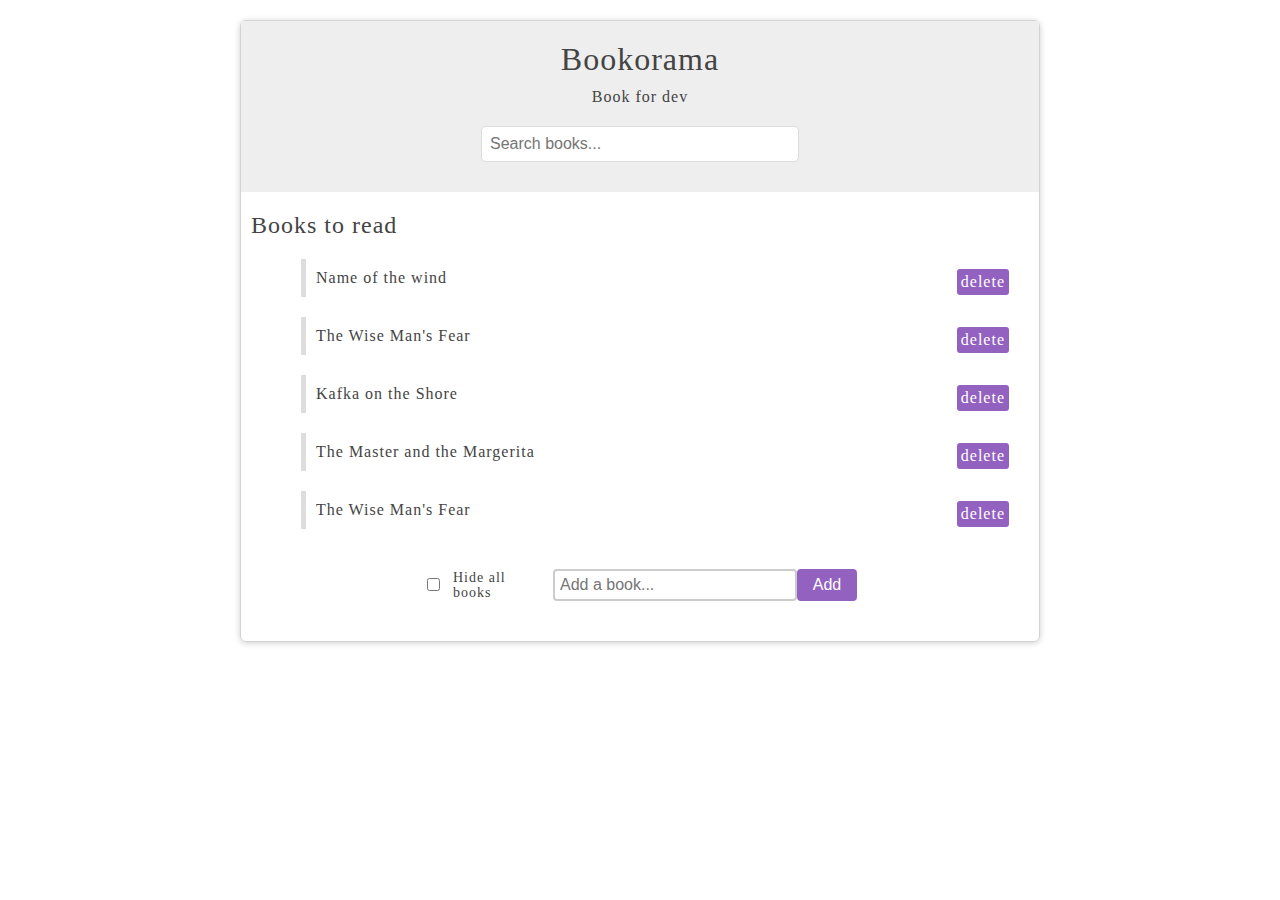
<file: book.html>
<!DOCTYPE html>
<html lang="en">
<head>
    <meta charset="UTF-8">
    <meta name="viewport" content="width=device-width, initial-scale=1.0">
    <title>books</title>
    <link rel="stylesheet" href="book.css">
</head>
<body>
    <div class="wrapper">
        <div class="header">
            <h1>Bookorama</h1>
            <p>Book for dev</p>
            <form action="" id="search">
                <input type="text" placeholder="Search books...">
            </form>
        </div>
        <div id="book-list">
            <h2 class="heading">Books to read</h3>
            <ul class="list">
                <li><span>Name of the wind</span> <span class="delete">delete</span></li>
                <li><span>The Wise Man's Fear </span><span class="delete">delete</span></li>
                <li><span>Kafka on the Shore</span>  <span class="delete">delete</span></li>
                <li><span>The Master and the Margerita </span> <span class="delete">delete</span></li>
                <li><span>The Wise Man's Fear</span>  <span class="delete">delete</span></li>
            </ul>
        </div>
        <form id="add">
            <input type="checkbox" name="" id="hide">
            <label for="hide">Hide all books</label>
            <input type="text" class="add-book" placeholder="Add a book...">
            <button class="btn-add">Add</button><br>
        </form>
        <!-- <div id="tabbed-content">
            <ul class="tabs">
              <li data-target="#about" class="active">About</li>
              <li data-target="#contact">Contact</li>
            </ul>
            <div class="panel active" id="about">
              <p>Content for about tab...</p>
              <p>Lorem ipsum dolor sit amet, consectetur adipiscing elit. Vestibulum id nunc porta urna ornare rhoncus. Ut convallis ante at.</p>
            </div>
            <div class="panel" id="contact">
              <p>Content for contact tab...</p>
              <p>Lorem ipsum dolor sit amet, consectetur adipiscing elit. Vestibulum id nunc porta urna ornare rhoncus. Ut convallis ante at.</p>
            </div>
          </div> -->
    </div>
    <script src="book.js"></script>
</body>
</html>
</file>
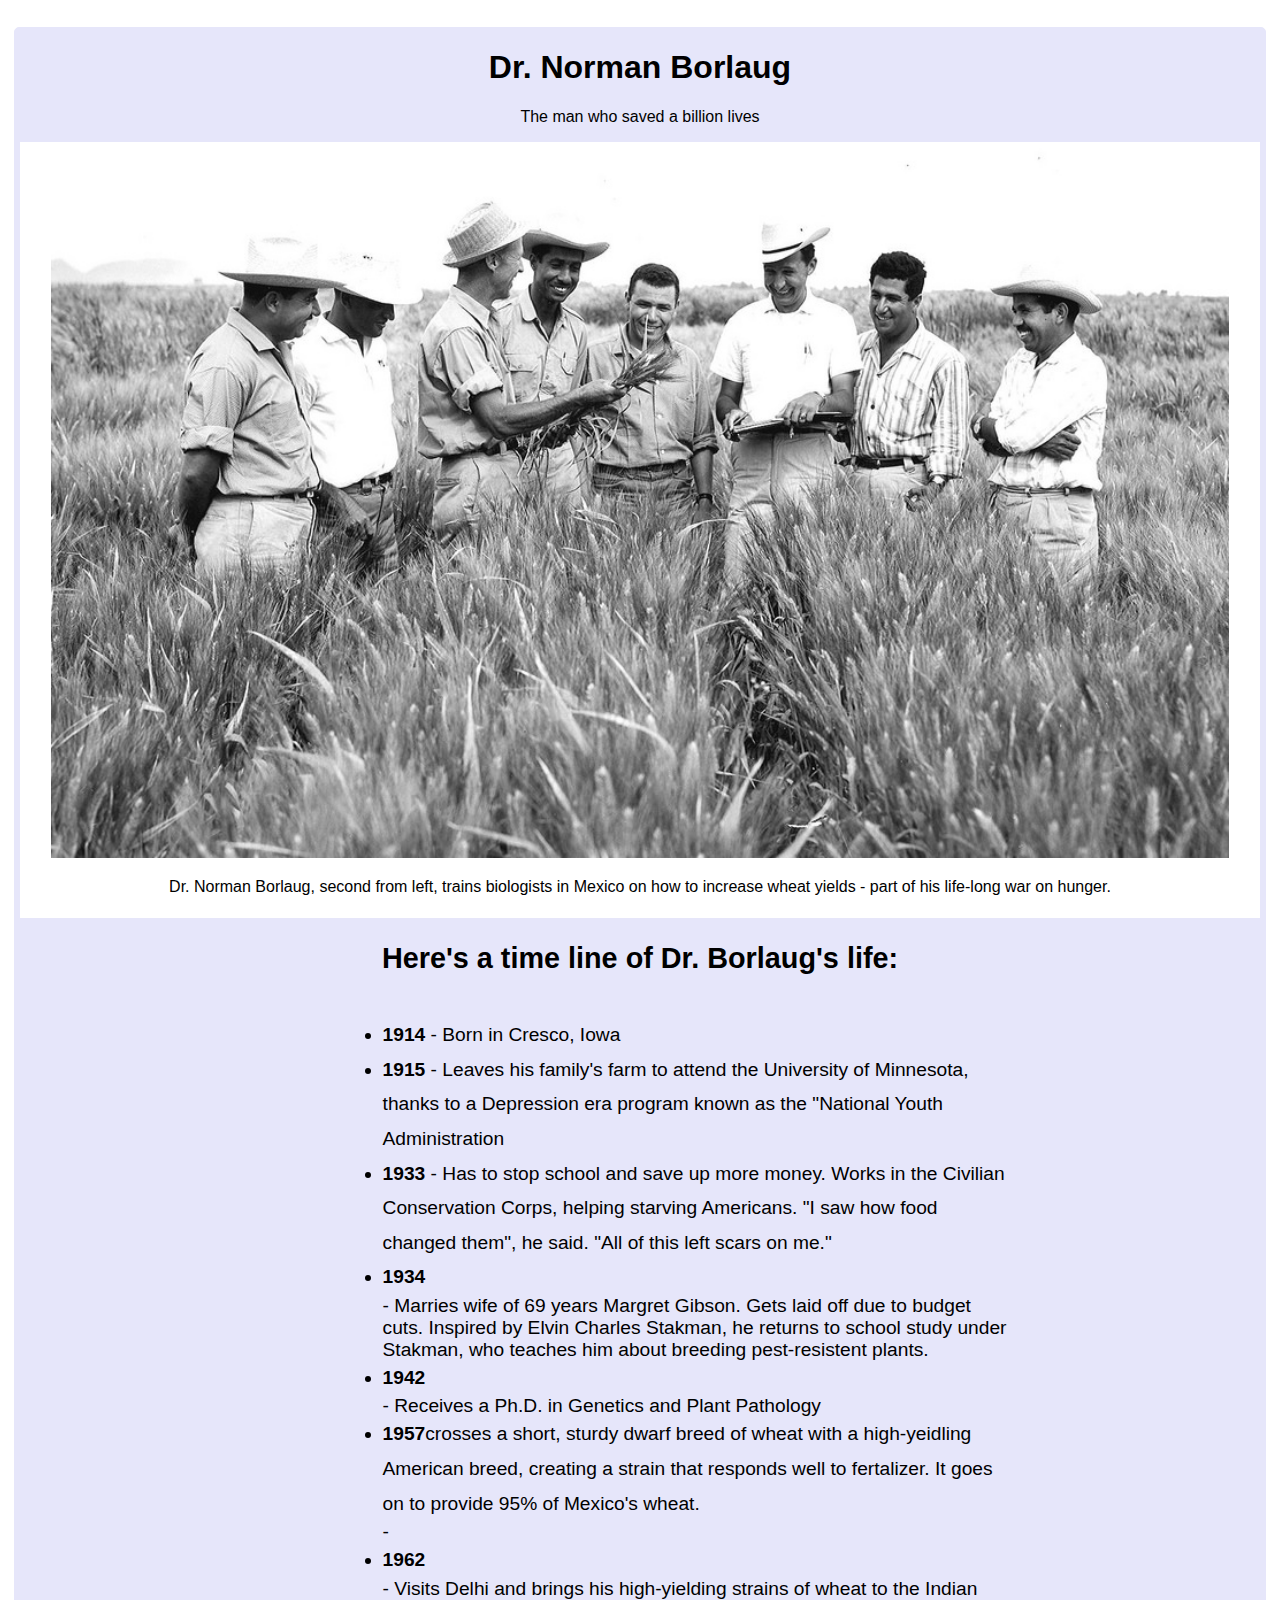
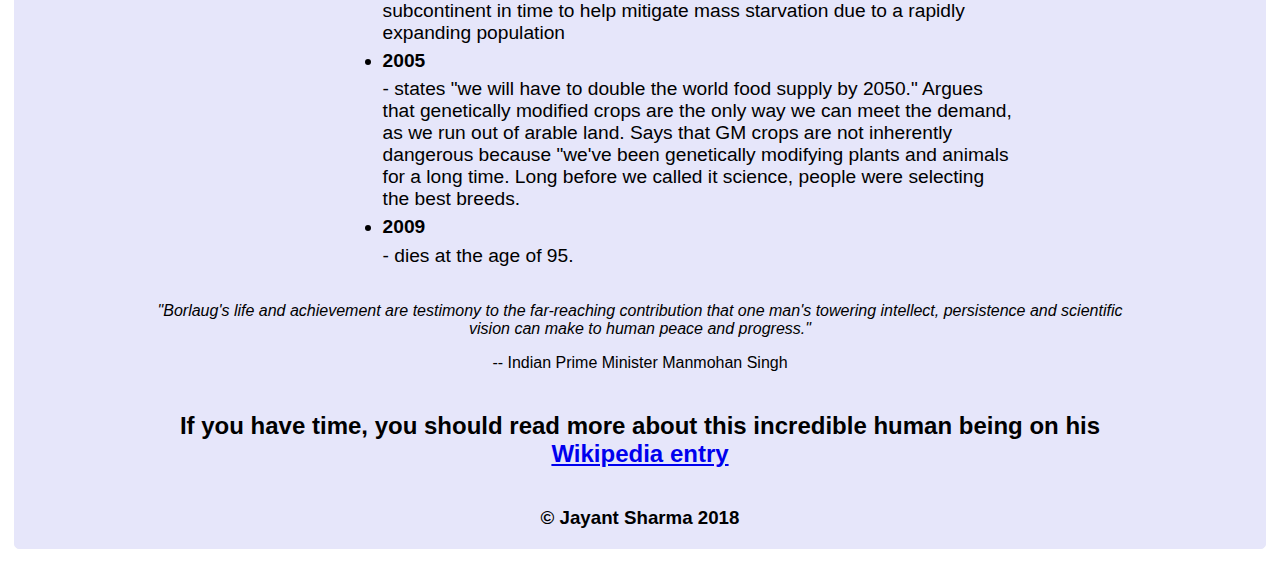
<file: project.html>
<!DOCTYPE html>
  <html>
      <head>
        <title>Tribute page</title>
        <link href="project.css" 
              rel="stylesheet"
              type="text/css">
      </head>
      <body>
	<div id="wrapper">
	
        <main>
            <div id="title">
          <h1>Dr. Norman Borlaug</h1>
          <p>The man who saved a billion lives</p>
              </div>
              <div id="img-div">
                  <img src="project.png" id="img" />
                  <p id="img-caption">Dr. Norman Borlaug, second from left, trains biologists in Mexico on how to increase wheat yields - part of his life-long war on hunger.</p>
              </div>
                <div id="tribute-info">
                   <h2>Here's a time line of Dr. Borlaug's life:
                    </h1>
                      <ul>
                          <li><strong>1914</strong> - Born in Cresco, Iowa</li>
                      <li><strong>1915</strong> - Leaves his family's farm to attend the University of Minnesota, thanks to a Depression era program known as the "National Youth Administration </li>
                      <li><strong>1933</strong> - Has to stop school and save up more money. Works in the Civilian Conservation Corps, helping starving Americans. "I saw how food changed them", he said. "All of this left scars on me."
                      <li><strong>1934</strong></li> -  Marries wife of 69 years Margret Gibson. Gets laid off due to budget cuts. Inspired by Elvin Charles Stakman, he returns to school study under Stakman, who teaches him about breeding pest-resistent plants.</li>
                      <li><strong>1942</strong></li> - Receives a Ph.D. in Genetics and Plant Pathology
                      <li><strong>1957</strong>crosses a short, sturdy dwarf breed of wheat with a high-yeidling American breed, creating a strain that responds well to fertalizer. It goes on to provide 95% of Mexico's wheat.</li> - 
                      <li><strong>1962</strong></li> - Visits Delhi and brings his high-yielding strains of wheat to the Indian subcontinent in time to help mitigate mass starvation due to a rapidly expanding population
                      <li><strong>2005</strong></li> - states "we will have to double the world food supply by 2050." Argues that genetically modified crops are the only way we can meet the demand, as we run out of arable land. Says that GM crops are not inherently dangerous because "we've been genetically modifying plants and animals for a long time. Long before we called it science, people were selecting the best breeds.
                      <li><strong>2009</strong></li> - dies at the age of 95.
                      </ul>
                    </div>
                    <div class="last-content">
                      <p><em>"Borlaug's life and achievement are testimony to the far-reaching contribution that one man's towering intellect, persistence and scientific vision can make to human peace and progress."</em></p>
                      <p>-- Indian Prime Minister Manmohan Singh</p>
                       <h2>If you have time, you should read more about this incredible human being on his <a href="https://en.wikipedia.org/wiki/Norman_Borlaug" target="_blank">Wikipedia entry</a></a></h2>        
                    <h3>&copy Jayant Sharma 2018</h3>
                    </div>
                    
                    </main>
</div>     
 </body>
</file>
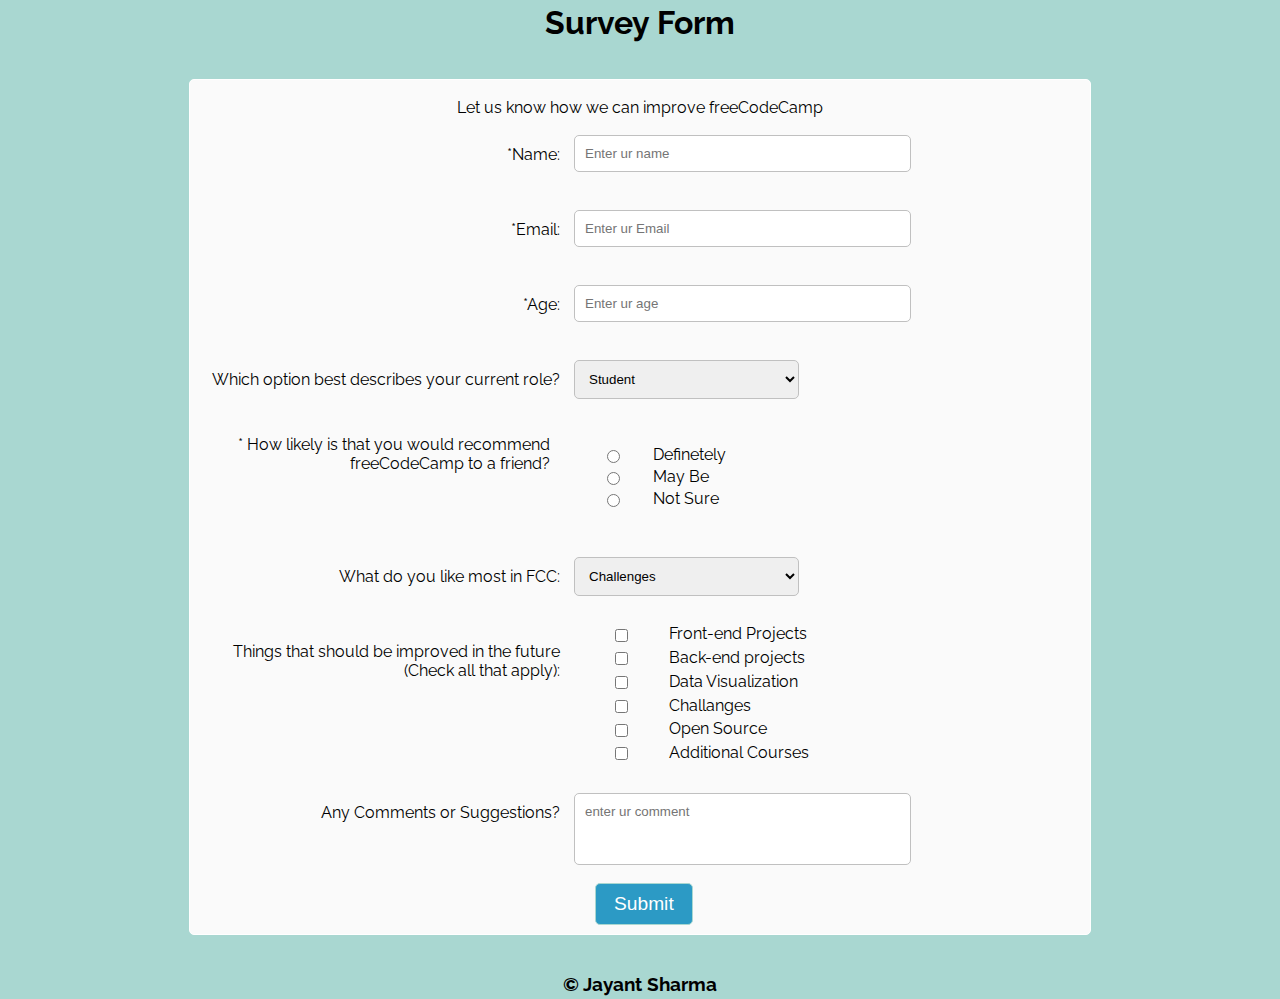
<file: project2.html>
<!DOCTYPE html>
 <html>
     <head>
         <title>project2</title>
         <link href="project2.css" rel="stylesheet" type="text/css">
     </head>
     <body>     
        <h1>Survey Form</h1>
                <div id="container">
                    <p>Let us know how we can improve freeCodeCamp</p>
                    <form action="www.cristianoronaldo.com">
                        <label >*Name:</label>
                        <input type="text" placeholder="Enter ur name" required>
                        <label >*Email:</label>
                        <input type="text" placeholder="Enter ur Email" required>
                        <label>*Age:</label>
                        <input type="number" placeholder="Enter ur age" required min="14" max="60">
                        <div id="select">
                            <label>Which option best describes your current role?</label>
                          <select class="choices">
                              <option>Student</option>
                              <option>Full time job</option>
                              <option>Full time learner</option>
                              <option>Other</option>
                          </select>
                          </div>
                          <div class="opinion">* How likely is that you would recommend freeCodeCamp to a friend?</div>
                          <ul class="choices3">
                          <li ><input class="radio" type="radio" name="opinion" >Definetely</li>
                          <li ><input class="radio" type="radio" name="opinion" >May Be</li>
                          <li><input  class="radio" type="radio" name="opinion" >Not Sure</li>
                          </ul>
                          <label>What do you like most in FCC:</label>
                          <select class="choices">
                                <option>Challenges</option>
                                <option>Project</option>
                                <option>Community</option>
                                <option>Open Source</option>
                          </select>
                          <label>Things that should be improved in the future
                                (Check all that apply):</label>
                                <ul class="choices2">
                                    <li><input type="checkbox">Front-end Projects</li>
                                    <li><input type="checkbox">Back-end projects</li>
                                    <li><input type="checkbox">Data Visualization</li>
                                    <li><input type="checkbox">Challanges</li>
                                    <li><input type="checkbox">Open Source</li>
                                    <li><input type="checkbox">Additional Courses</li>
                                </ul>
                                <label>Any Comments or Suggestions?</label>
                                <input id="comment" type="text" placeholder="enter ur comment" required>
                                <button id="reset"type="submit">Submit</button> 
                    </form>
                </div>
         <h3>&copy Jayant Sharma</h3>
     </body>
 </html>
</file>
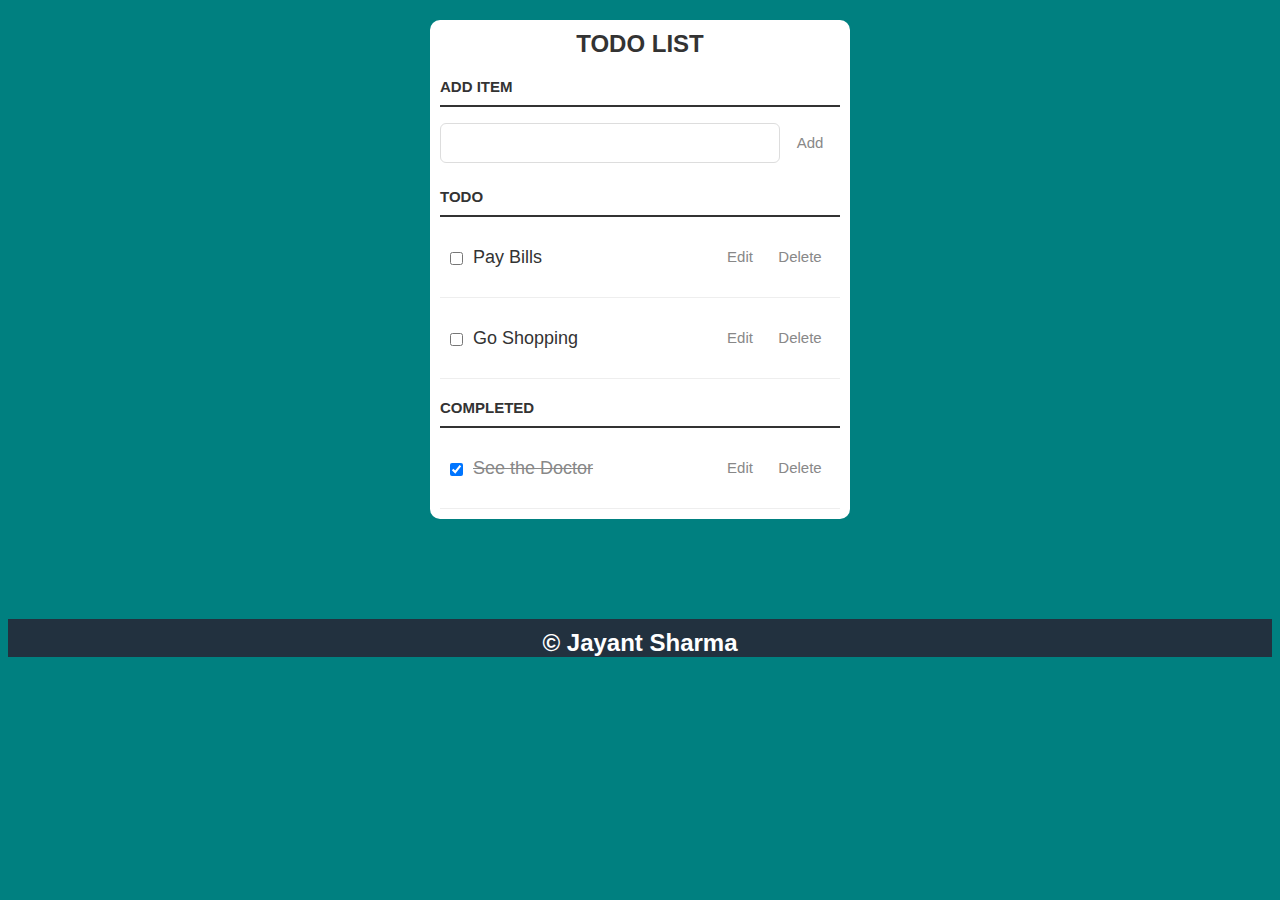
<file: todolist.html>
<!DOCTYPE html>
<html>
<head>
	<title>todolist</title>
	<link rel="stylesheet" type="text/css" href="todolist.css">

</head>
	<div class="container">
		<h2>TODO LIST</h2>
		<h3>Add Item</h3>
		<p>
			<input id="new-task" type="text"><button>Add</button>
		</p>

		<h3>Todo</h3>
		<ul id="incomplete-tasks">
			<li><input type="checkbox"><label>Pay Bills</label><input type="text"><button class="edit">Edit</button><button class="delete">Delete</button></li>
			<li><input type="checkbox"><label>Go Shopping</label><input type="text" value="Go Shopping"><button class="edit">Edit</button><button class="delete">Delete</button></li>
		</ul>

		<h3>Completed</h3>
		<ul id="completed-tasks">
			<li><input type="checkbox" checked><label>See the Doctor</label><input type="text"><button class="edit">Edit</button><button class="delete">Delete</button></li>
		</ul>
	</div>
	<div class="end">
		<h2>&copy Jayant Sharma</h2>
	</div>
	<script type="text/javascript" src="todolist.js"></script>
</body>
</file>
<file: book.css>
body{
    font-family: Tahoma;
    color: #444;
    letter-spacing: 1px;
}
h1, h2{
    font-weight: normal;
}
.wrapper{
    width: 90%;
    max-width: 800px;
    margin: 20px auto;
    border: 2px solid;
    border-radius: 6px;
    box-shadow: 0px 1px 6px rgba(0,0,0,0.2);
    padding: 0 0 20px;
    box-sizing: border-box;
    border: 1px solid lightgray;
}
.header{
    display: grid; 
    grid-template-columns: 1fr;
    justify-items: center;
    background: #eee;
    padding: 20px;
}
.header > h1{
    margin: 0;
    width: 100%;
    text-align: center;
}
.header > p {
    margin: 10px;
    width: 100%;
    text-align: center;
}
#search > input{
    width: 300px;
    max-width: 300px;
    margin: 10px auto;
    border-radius: 5px;
    border: 1px solid #ddd;
    color: #444;
    font-size: 16px;
    padding: 8px;
}
#book-list{
    /* display: grid;
    grid-template-columns: 1fr;
    justify-items: flex-start; */
    /* margin: 30px; */
}
#book-list > h2 {
    /* border: 2px solid; */
    /* display: flex;
    justify-content: center;
    border: 2px solid; */
    /* margin: 30px 55px; */
    padding: 0 10px;
}
#book-list > ul >li{
    list-style-type: none;
    margin: 20px;
    padding: 10px;
    font-size: 16px;
    border-left: 5px solid #ddd;
}
.delete{
    float: right;
    border: 2px solid #9361bf;
    background: #9361bf;
    color: white;
    border-radius: 3px;
    padding: 2px;
}
.delete:hover{
    background-color: seagreen;
    border-color: seagreen;
    cursor: pointer;
}
#book-list > ul >li:hover {
    border-color: #9361bf;
}
#add{
    display: flex;
    justify-content: center;
    align-items: center;
    width: 500px;
    margin: 0 auto;
}
#add > label {
    width: 80px;
    /* margin-right: 5px; */
    line-height: 15px;
    font-size: 14px;
    margin-left: 10px;
    display: flex;
    flex-wrap: wrap;
    justify-content: space-around;
}
#add > .add-book {
    font-size: 16px;
    border: 2px solid #ccc;
    border-radius: 4px;
    padding: 5px;
    width: 230px;
    margin: 20px;
    margin-right: 0;
    /* margin-bottom: 30px; */
}
.btn-add{
    padding: 5px;
    font-size: 16px;
    width: 60px;
    margin-left: 0;
    /* margin-bottom: 10px; */
    border: 2px solid #9361bf;
    border-radius: 4px;
    background: #9361bf;
    color: white;
}
.btn-add:hover{
    background: seagreen;
    cursor: pointer;
    border-color: seagreen;
}

#tabbed-content li{
    display: inline-block;
    padding: 10px 14px;
    background: #ddd;
    border-radius: 4px;
    cursor: pointer;
    margin-right: 10px;
}

#tabbed-content .panel{
    display: none;
    border: 1px solid #ddd;
    padding: 0 10px;
    border-radius: 4px;
}

#tabbed-content .panel.active{
    display: block;
}
</file>
<file: project.css>
body{
    text-align: center;
 font-family:"Trebuchet MS", Helvetica, sans-serif;
 display: flex;
 
}
#wrapper
{
 background-color: #e6e6fa;
 border:1px solid #e6e6fa;
 border-radius: 5px;
 margin: 1.5% 0.5%;
}
main{
 border-radius: 5px;
 margin: 5px;
}
#title{
    text-align: center;
}
#img-div{
    background-color: white;
    padding-bottom: 0.5%;
}
#img{
    width: 95%;
    align-items: center;
    height: auto;
}
#img-caption{
align-items: center;
background-color: white;
}
#tribute-info{
    text-align: center;
    margin-top: 5%;
    display: flex;
    flex-direction: column;
    margin: 0% 20%;
    font-size: 120%;
}
ul{
    float: left;
    text-align:left;
    margin-left: 10%;
}
li{
    line-height: 180%;
}
.last-content{
    margin: 0% 10%;
}
.last-content h2{
    margin: 4% 2%;
}
.last-content h3{
    text-align: center;
}
</file>
<file: project2.css>
@import url(https://fonts.googleapis.com/css?family=Raleway:400,500);
*{
    margin:0px;
    padding:0px;
}
body{
    font-family: 'Raleway';
    min-width: 320px;
    background-color:  #a9d7d1;
    margin:2px;
    padding: 2px;
}
h1{
    text-align: center;
}
h3 {
    text-align: center;
}
#container{
    margin: 3% auto;
    background-color: rgb(250, 250, 250);
    border: 1px solid white;
    border-radius: 5px;
    width:75%;
    max-width: 900px;
}
#container p{
    text-align: center;
    padding-top: 2%;
}
label{
   
    margin: 2% 0; display: inline-block;
    text-align: right;
    width: 40%;
    vertical-align: top;
    padding: 10px;

}
input{
    display: inline-block;
    width: 35%;
    text-align: left;
    padding: 10px;
    margin: 2% 0;
    vertical-align: middle;
    border-radius: 5px;
    border: 1px solid silver;
}
.choices{
    display: inline-block;
    width: 25%;
    text-align: left;
    margin: 2% 0;
    padding: 10px;
    vertical-align: middle;
    border-radius: 5px;
    border: 1px solid silver;
}
.opinion{
    margin: 2% 0; 
    display: inline-block;
    text-align: right;
    width: 40%;
    vertical-align: top;
    padding-right: 10px;
}
ul{
    list-style: none;
}
.choices3{
    display: inline-block;
    width: 25%;
    text-align: left;
    margin: 2% 0;
    padding: 10px;
    vertical-align: middle;
}
.choices2{
    display:inline-block;
    width: 30%;
    text-align: left;
    margin: 1% 0;
    padding: 0px;
}
#comment{
    padding-bottom: 5%;
}
#button{
    border-radius: 5px;
    margin-left: 40%;
    color: white;
    font-size: 120%;
    padding: 1% 2%;
    background-color:  skyblue;
    border: 1px solid #a9d7d1;
}
#button:hover {
    background-color:blue;

}
#reset{
    border-radius: 5px;
    margin-left: 45%;
    margin-bottom:1%;
    color: white;
    font-size: 120%;
    padding: 1% 2%;
    background-color:  rgb(44, 154, 197);
    border: 1px solid #a9d7d1;
}
#reset:hover {
    background-color: green;
}
@media screen and (max-width: 220px){
    @import url(https://fonts.googleapis.com/css?family=Raleway:400,500);
body{
    font-family: 'Raleway';
    background-color:  #a9d7d1;
    
    height: 100%;
    width: 100vh;
    
}
h1{
    text-align: center;
}
h3 {
    text-align: center;
}
#container{
    margin: 3% 2%;
    background-color: rgb(250, 250, 250);
    border: 1px solid white;
    border-radius: 5px;
    width:75%;

    height: 100%
}
#container p{
    text-align: center;
    padding-top: 2%;
}
label{
   
    margin: 2% 0; display: inline-block;
    text-align: right;
    width: 40%;
    vertical-align: top;
    padding: 10px;
}
input{
    display: inline-block;
    width: 35%;
    text-align: left;
    padding: 10px;
    margin: 2% 0;
    vertical-align: middle;
    border-radius: 5px;
    border: 1px solid silver;
}
.choices{
    display: inline-block;
    width: 25%;
    text-align: left;
    margin: 2% 0;
    padding: 10px;
    vertical-align: middle;
    border-radius: 5px;
    border: 1px solid silver;
}
.opinion{
    margin: 2% 0; 
    display: inline-block;
    text-align: right;
    width: 40%;
    vertical-align: top;
    padding-right: 10px;
}
ul{
    list-style: none;
}
.choices3{
    display: inline-block;
    width: 25%;
    text-align: left;
    margin: 2% 0;
    padding: 10px;
    vertical-align: middle;
}
.choices2{
    display:inline-block;
    width: 30%;
    text-align: left;
    margin: 1% 0;
    padding: 0px;
}
#comment{
    padding-bottom: 5%;
}
#button{
    border-radius: 5px;
    margin-left: 40%;
    color: white;
    font-size: 120%;
    padding: 1% 2%;
    background-color:  skyblue;
    border: 1px solid #a9d7d1;
}
#button:hover {
    background-color:blue;

}
#reset{
    border-radius: 5px;
    margin-left: 45%;
    margin-bottom:1%;
    color: white;
    font-size: 120%;
    padding: 1% 2%;
    background-color:  rgb(44, 154, 197);
    border: 1px solid #a9d7d1;
}
#reset:hover {
    background-color: green;
}
}
</file>
<file: todolist.css>
/* Basic Style */

body {
	background: #fff;
	color: #333;
	font-family: Lato, sans-serif;
	/*background-color:#e4e4e4;*/
	background-color: #008080;
}

.container {
	display: block;
	width: 400px;
	margin: 10px auto 100px;
	background-color:#fff;
	padding:0px 10px 10px 10px;
	border-radius:10px
}

h2 {
	text-align:center;
	padding-top:10px;
	margin-bottom:0px;
}

ul {
	margin: 0;
	padding: 0;
}

li * {
	float: left;
}

li,
h3 {
	clear: both;
	list-style: none;
}

input,
button {
	outline: none;
}

button {
	background: none;
	border: 0px;
	color: #888;
	font-size: 15px;
	width: 60px;
	margin: 10px 0 0;
	font-family: Lato, sans-serif;
	cursor: pointer;
}

button:hover {
	color: #333;
}


/* Heading */

h3,
label[for='new-task'] {
	color: #333;
	font-weight: 700;
	font-size: 15px;
	border-bottom: 2px solid #333;
	padding: 20px 0 10px;
	margin: 0;
	text-transform: uppercase;
}

input[type="text"] {
	margin: 0;
	font-size: 18px;
	line-height: 18px;
	height: 18px;
	padding: 10px;
	border: 1px solid #ddd;
	background: #fff;
	border-radius: 6px;
	font-family: Lato, sans-serif;
	color: #888;
}

input[type="text"]:focus {
	color: #333;
}


/* New Task */

label[for='new-task'] {
	display: block;
	margin: 0 0 20px;
}

input#new-task {
	float: left;
	width: 318px;
}

p > button:hover {
	color: #0FC57C;
}


/* Task list */

li {
	overflow: hidden;
	padding: 20px 0;
	border-bottom: 1px solid #eee;
}

li > input[type="checkbox"] {
	margin: 0 10px;
	position: relative;
	top: 15px;
}

li > label {
	font-size: 18px;
	line-height: 40px;
	width: 237px;
	/*padding: 0 0 0 11px;*/
}

li > input[type="text"] {
	width: 226px;
}

li > .delete:hover {
	color: #CF2323;
}


/* Completed */

#completed-tasks label {
	text-decoration: line-through;
	color: #888;
}


/* Edit Task */

ul li input[type=text] {
	display: none;
}

ul li.editMode input[type=text] {
	display: block;
}

ul li.editMode label {
	display: none;
}
.end{
    background: #22313F;
    /*background: white;*/
    color: white;
    text-align: center;
    /*padding: 1% 0;*/
}
</file>
